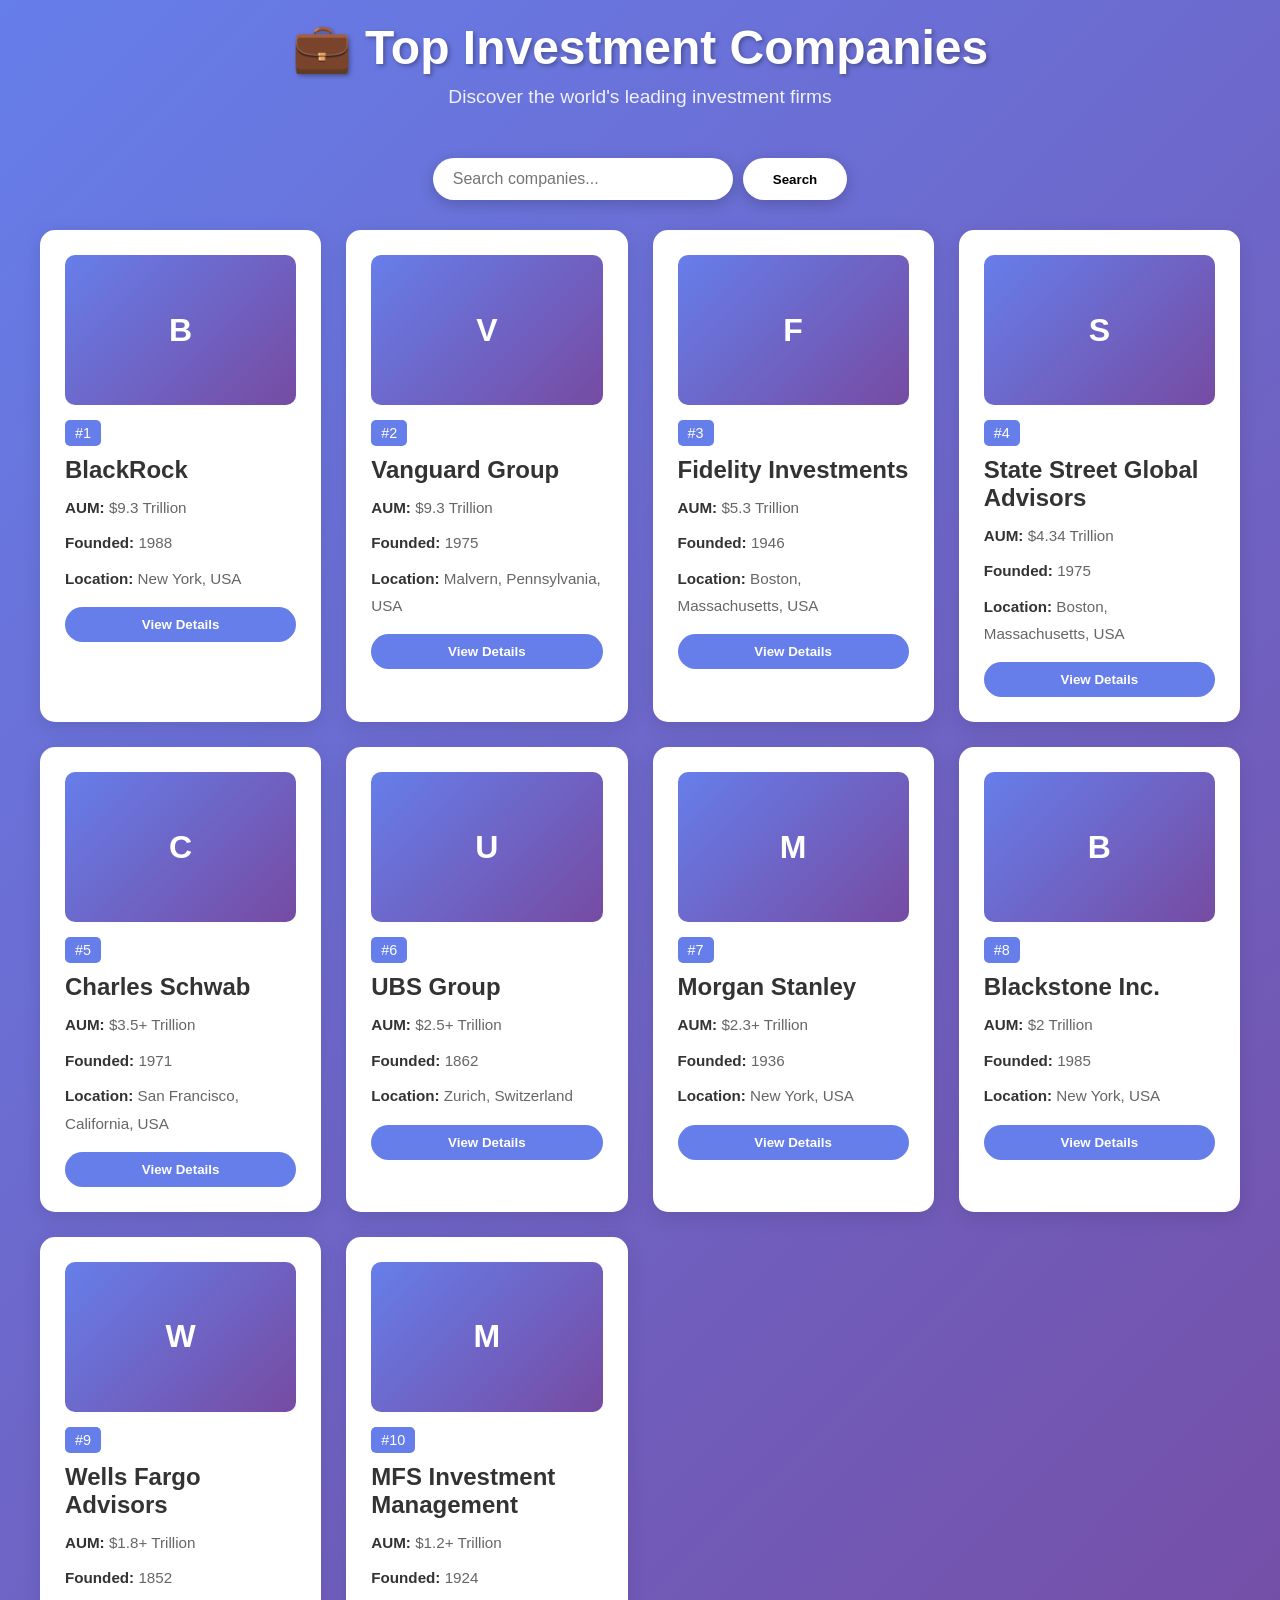
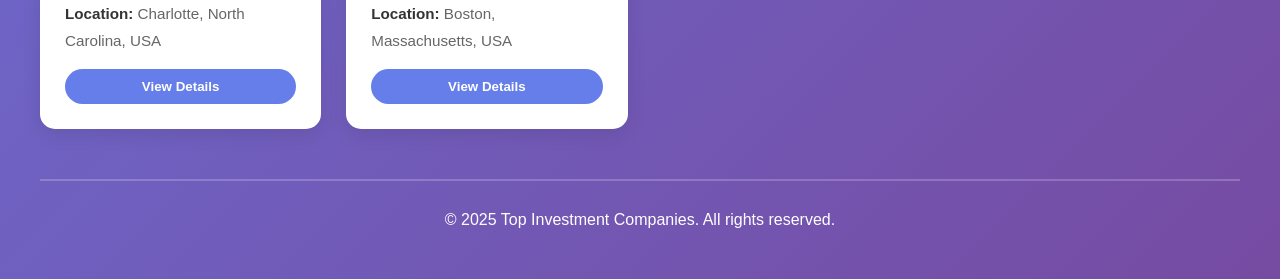
<file: index/index.html>
<!DOCTYPE html>
<html lang="en">

<head>
    <meta charset="UTF-8">
    <meta name="viewport" content="width=device-width, initial-scale=1.0">
    <title>Top Investment Companies</title>
    <style>
        * {
            margin: 0;
            padding: 0;
            box-sizing: border-box;
        }

        body {
            font-family: 'Segoe UI', Tahoma, Geneva, Verdana, sans-serif;
            background: linear-gradient(135deg, #667eea 0%, #764ba2 100%);
            min-height: 100vh;
            padding: 20px;
        }

        .container {
            max-width: 1200px;
            margin: 0 auto;
        }

        header {
            text-align: center;
            color: white;
            margin-bottom: 50px;
            animation: slideDown 0.8s ease-out;
        }

        header h1 {
            font-size: 3em;
            margin-bottom: 10px;
            text-shadow: 2px 2px 4px rgba(0, 0, 0, 0.3);
        }

        header p {
            font-size: 1.2em;
            opacity: 0.9;
        }

        .search-bar {
            margin-bottom: 30px;
            display: flex;
            justify-content: center;
            gap: 10px;
        }

        .search-bar input {
            padding: 12px 20px;
            border: none;
            border-radius: 25px;
            width: 300px;
            font-size: 1em;
            box-shadow: 0 4px 15px rgba(0, 0, 0, 0.2);
        }

        .search-bar button {
            padding: 12px 30px;
            background: white;
            border: none;
            border-radius: 25px;
            font-weight: bold;
            cursor: pointer;
            transition: all 0.3s;
            box-shadow: 0 4px 15px rgba(0, 0, 0, 0.2);
        }

        .search-bar button:hover {
            transform: translateY(-2px);
            box-shadow: 0 6px 20px rgba(0, 0, 0, 0.3);
        }

        .companies-grid {
            display: grid;
            grid-template-columns: repeat(auto-fit, minmax(280px, 1fr));
            gap: 25px;
            margin-bottom: 40px;
        }

        .company-card {
            background: white;
            border-radius: 15px;
            padding: 25px;
            box-shadow: 0 5px 20px rgba(0, 0, 0, 0.1);
            transition: all 0.3s ease;
            cursor: pointer;
            animation: fadeIn 0.6s ease-out;
        }

        .company-card:hover {
            transform: translateY(-10px);
            box-shadow: 0 15px 40px rgba(0, 0, 0, 0.2);
        }

        .company-card.hidden {
            display: none;
        }

        .company-logo {
            width: 100%;
            height: 150px;
            background: linear-gradient(135deg, #667eea 0%, #764ba2 100%);
            border-radius: 10px;
            display: flex;
            align-items: center;
            justify-content: center;
            color: white;
            font-size: 2em;
            font-weight: bold;
            margin-bottom: 15px;
        }

        .company-card h3 {
            color: #333;
            margin-bottom: 10px;
            font-size: 1.5em;
        }

        .company-rank {
            display: inline-block;
            background: #667eea;
            color: white;
            padding: 5px 10px;
            border-radius: 5px;
            font-size: 0.9em;
            margin-bottom: 10px;
        }

        .company-info {
            color: #666;
            line-height: 1.8;
            font-size: 0.95em;
            margin-bottom: 15px;
        }

        .company-info p {
            margin-bottom: 8px;
        }

        .company-info strong {
            color: #333;
        }

        .btn-details {
            background: #667eea;
            color: white;
            border: none;
            padding: 10px 20px;
            border-radius: 25px;
            cursor: pointer;
            transition: all 0.3s;
            font-weight: bold;
            width: 100%;
        }

        .btn-details:hover {
            background: #764ba2;
            transform: scale(1.02);
        }

        .modal {
            display: none;
            position: fixed;
            z-index: 1000;
            left: 0;
            top: 0;
            width: 100%;
            height: 100%;
            background-color: rgba(0, 0, 0, 0.6);
            animation: fadeIn 0.3s;
        }

        .modal-content {
            background-color: white;
            margin: 5% auto;
            padding: 30px;
            border-radius: 15px;
            width: 90%;
            max-width: 600px;
            box-shadow: 0 10px 40px rgba(0, 0, 0, 0.3);
            animation: slideUp 0.3s;
        }

        .modal-header {
            display: flex;
            justify-content: space-between;
            align-items: center;
            margin-bottom: 20px;
        }

        .modal-header h2 {
            color: #333;
            font-size: 2em;
        }

        .close-btn {
            font-size: 2em;
            font-weight: bold;
            color: #aaa;
            cursor: pointer;
            transition: all 0.3s;
        }

        .close-btn:hover {
            color: #333;
        }

        .modal-body {
            color: #666;
            line-height: 1.8;
        }

        .modal-body p {
            margin-bottom: 15px;
        }

        .stats {
            background: #f5f5f5;
            padding: 15px;
            border-radius: 10px;
            margin: 15px 0;
        }

        .stats h4 {
            color: #333;
            margin-bottom: 10px;
        }

        footer {
            text-align: center;
            color: white;
            padding: 30px;
            margin-top: 50px;
            border-top: 2px solid rgba(255, 255, 255, 0.2);
        }

        @keyframes slideDown {
            from {
                opacity: 0;
                transform: translateY(-30px);
            }

            to {
                opacity: 1;
                transform: translateY(0);
            }
        }

        @keyframes fadeIn {
            from {
                opacity: 0;
            }

            to {
                opacity: 1;
            }
        }

        @keyframes slideUp {
            from {
                opacity: 0;
                transform: translateY(30px);
            }

            to {
                opacity: 1;
                transform: translateY(0);
            }
        }

        @media (max-width: 768px) {
            header h1 {
                font-size: 2em;
            }

            .search-bar input {
                width: 100%;
            }

            .search-bar {
                flex-direction: column;
            }

            .companies-grid {
                grid-template-columns: 1fr;
            }

            .modal-content {
                width: 95%;
            }
        }
    </style>
</head>

<body>
    <div class="container">
        <header>
            <h1>💼 Top Investment Companies</h1>
            <p>Discover the world's leading investment firms</p>
        </header>

        <div class="search-bar">
            <input type="text" id="searchInput" placeholder="Search companies...">
            <button onclick="searchCompanies()">Search</button>
        </div>

        <div class="companies-grid" id="companiesGrid">
            <!-- Companies will be inserted here by JavaScript -->
        </div>

        <footer>
            <p>&copy; 2025 Top Investment Companies. All rights reserved.</p>
        </footer>
    </div>

    <!-- Modal for Company Details -->
    <div id="detailsModal" class="modal">
        <div class="modal-content">
            <div class="modal-header">
                <h2 id="modalTitle"></h2>
                <span class="close-btn" onclick="closeModal()">&times;</span>
            </div>
            <div class="modal-body" id="modalBody"></div>
        </div>
    </div>

    <script>
        const companies = [
            {
                rank: 1,
                name: "BlackRock",
                aum: "$9.3 Trillion",
                founded: "1988",
                headquarters: "New York, USA",
                description: "BlackRock is the world's largest asset manager with trillions in assets under management. Known for advanced technology (Aladdin platform) and ESG investing initiatives.",
                services: ["Asset Management", "Technology Solutions", "iShares ETFs", "Alternative Investments"]
            },
            {
                rank: 2,
                name: "Vanguard Group",
                aum: "$9.3 Trillion",
                founded: "1975",
                headquarters: "Malvern, Pennsylvania, USA",
                description: "Vanguard is famous for low-cost index funds and ETFs. Its unique client-owned structure aligns the firm's interests with investors.",
                services: ["Index Funds", "ETFs", "Mutual Funds", "Retirement Planning"]
            },
            {
                rank: 3,
                name: "Fidelity Investments",
                aum: "$5.3 Trillion",
                founded: "1946",
                headquarters: "Boston, Massachusetts, USA",
                description: "Fidelity offers a wide range of mutual funds, retirement, and brokerage services. Known for robust research and actively managed funds.",
                services: ["Mutual Funds", "Brokerage", "Retirement Services", "Research"]
            },
            {
                rank: 4,
                name: "State Street Global Advisors",
                aum: "$4.34 Trillion",
                founded: "1975",
                headquarters: "Boston, Massachusetts, USA",
                description: "Known for SPDR ETFs and comprehensive asset management solutions. A leader in ETF innovation.",
                services: ["ETFs", "Active Management", "Index Funds", "ETF Trading"]
            },
            {
                rank: 5,
                name: "Charles Schwab",
                aum: "$3.5+ Trillion",
                founded: "1971",
                headquarters: "San Francisco, California, USA",
                description: "Major brokerage and investment services firm. Strong in digital platforms, robo-advisors, and low-cost index funds.",
                services: ["Brokerage", "Robo-Advisory", "Trading", "Financial Advisory"]
            },
            {
                rank: 6,
                name: "UBS Group",
                aum: "$2.5+ Trillion",
                founded: "1862",
                headquarters: "Zurich, Switzerland",
                description: "Globally established with expertise in wealth and asset management. A leader in Swiss banking and global investments.",
                services: ["Wealth Management", "Asset Management", "Investment Banking", "Trading"]
            },
            {
                rank: 7,
                name: "Morgan Stanley",
                aum: "$2.3+ Trillion",
                founded: "1936",
                headquarters: "New York, USA",
                description: "A leader among investment banks and wealth managers. Provides comprehensive investment solutions.",
                services: ["Investment Banking", "Wealth Management", "Asset Management", "Trading"]
            },
            {
                rank: 8,
                name: "Blackstone Inc.",
                aum: "$2 Trillion",
                founded: "1985",
                headquarters: "New York, USA",
                description: "The largest private equity firm globally. Active in real estate, hedge funds, and alternative investments.",
                services: ["Private Equity", "Real Estate", "Hedge Funds", "Infrastructure"]
            },
            {
                rank: 9,
                name: "Wells Fargo Advisors",
                aum: "$1.8+ Trillion",
                founded: "1852",
                headquarters: "Charlotte, North Carolina, USA",
                description: "Significant U.S. footprint offering extensive investment and advisory services.",
                services: ["Investment Advisory", "Wealth Management", "Brokerage", "Financial Planning"]
            },
            {
                rank: 10,
                name: "MFS Investment Management",
                aum: "$1.2+ Trillion",
                founded: "1924",
                headquarters: "Boston, Massachusetts, USA",
                description: "Originator of the mutual fund with a long track record and diverse investment offerings.",
                services: ["Mutual Funds", "ETFs", "Global Investing", "Active Management"]
            }
        ];

        // Initialize the page
        function init() {
            displayCompanies(companies);
        }

        // Display companies
        function displayCompanies(list) {
            const grid = document.getElementById('companiesGrid');
            grid.innerHTML = '';

            list.forEach(company => {
                const card = document.createElement('div');
                card.className = 'company-card';
                card.innerHTML = `
                    <div class="company-logo">${company.name.charAt(0)}</div>
                    <span class="company-rank">#${company.rank}</span>
                    <h3>${company.name}</h3>
                    <div class="company-info">
                        <p><strong>AUM:</strong> ${company.aum}</p>
                        <p><strong>Founded:</strong> ${company.founded}</p>
                        <p><strong>Location:</strong> ${company.headquarters}</p>
                    </div>
                    <button class="btn-details" onclick="showDetails('${company.name}')">View Details</button>
                `;
                grid.appendChild(card);
            });
        }

        // Search companies
        function searchCompanies() {
            const searchTerm = document.getElementById('searchInput').value.toLowerCase();
            const filtered = companies.filter(company =>
                company.name.toLowerCase().includes(searchTerm) ||
                company.headquarters.toLowerCase().includes(searchTerm)
            );
            displayCompanies(filtered);
        }

        // Show details modal
        function showDetails(companyName) {
            const company = companies.find(c => c.name === companyName);
            if (!company) return;

            document.getElementById('modalTitle').textContent = company.name;
            document.getElementById('modalBody').innerHTML = `
                <p>${company.description}</p>
                <div class="stats">
                    <h4>Quick Facts</h4>
                    <p><strong>Rank:</strong> #${company.rank}</p>
                    <p><strong>Assets Under Management:</strong> ${company.aum}</p>
                    <p><strong>Founded:</strong> ${company.founded}</p>
                    <p><strong>Headquarters:</strong> ${company.headquarters}</p>
                </div>
                <div class="stats">
                    <h4>Services & Products</h4>
                    <ul style="list-style: none; padding-left: 10px;">
                        ${company.services.map(service => `<li>✓ ${service}</li>`).join('')}
                    </ul>
                </div>
            `;
            document.getElementById('detailsModal').style.display = 'block';
        }

        // Close modal
        function closeModal() {
            document.getElementById('detailsModal').style.display = 'none';
        }

        // Close modal on outside click
        window.onclick = function (event) {
            const modal = document.getElementById('detailsModal');
            if (event.target === modal) {
                modal.style.display = 'none';
            }
        }

        // Allow Enter key for search
        document.getElementById('searchInput').addEventListener('keypress', function (event) {
            if (event.key === 'Enter') {
                searchCompanies();
            }
        });

        // Initialize on load
        window.onload = init;
    </script>
</body>

</html>
</file>
